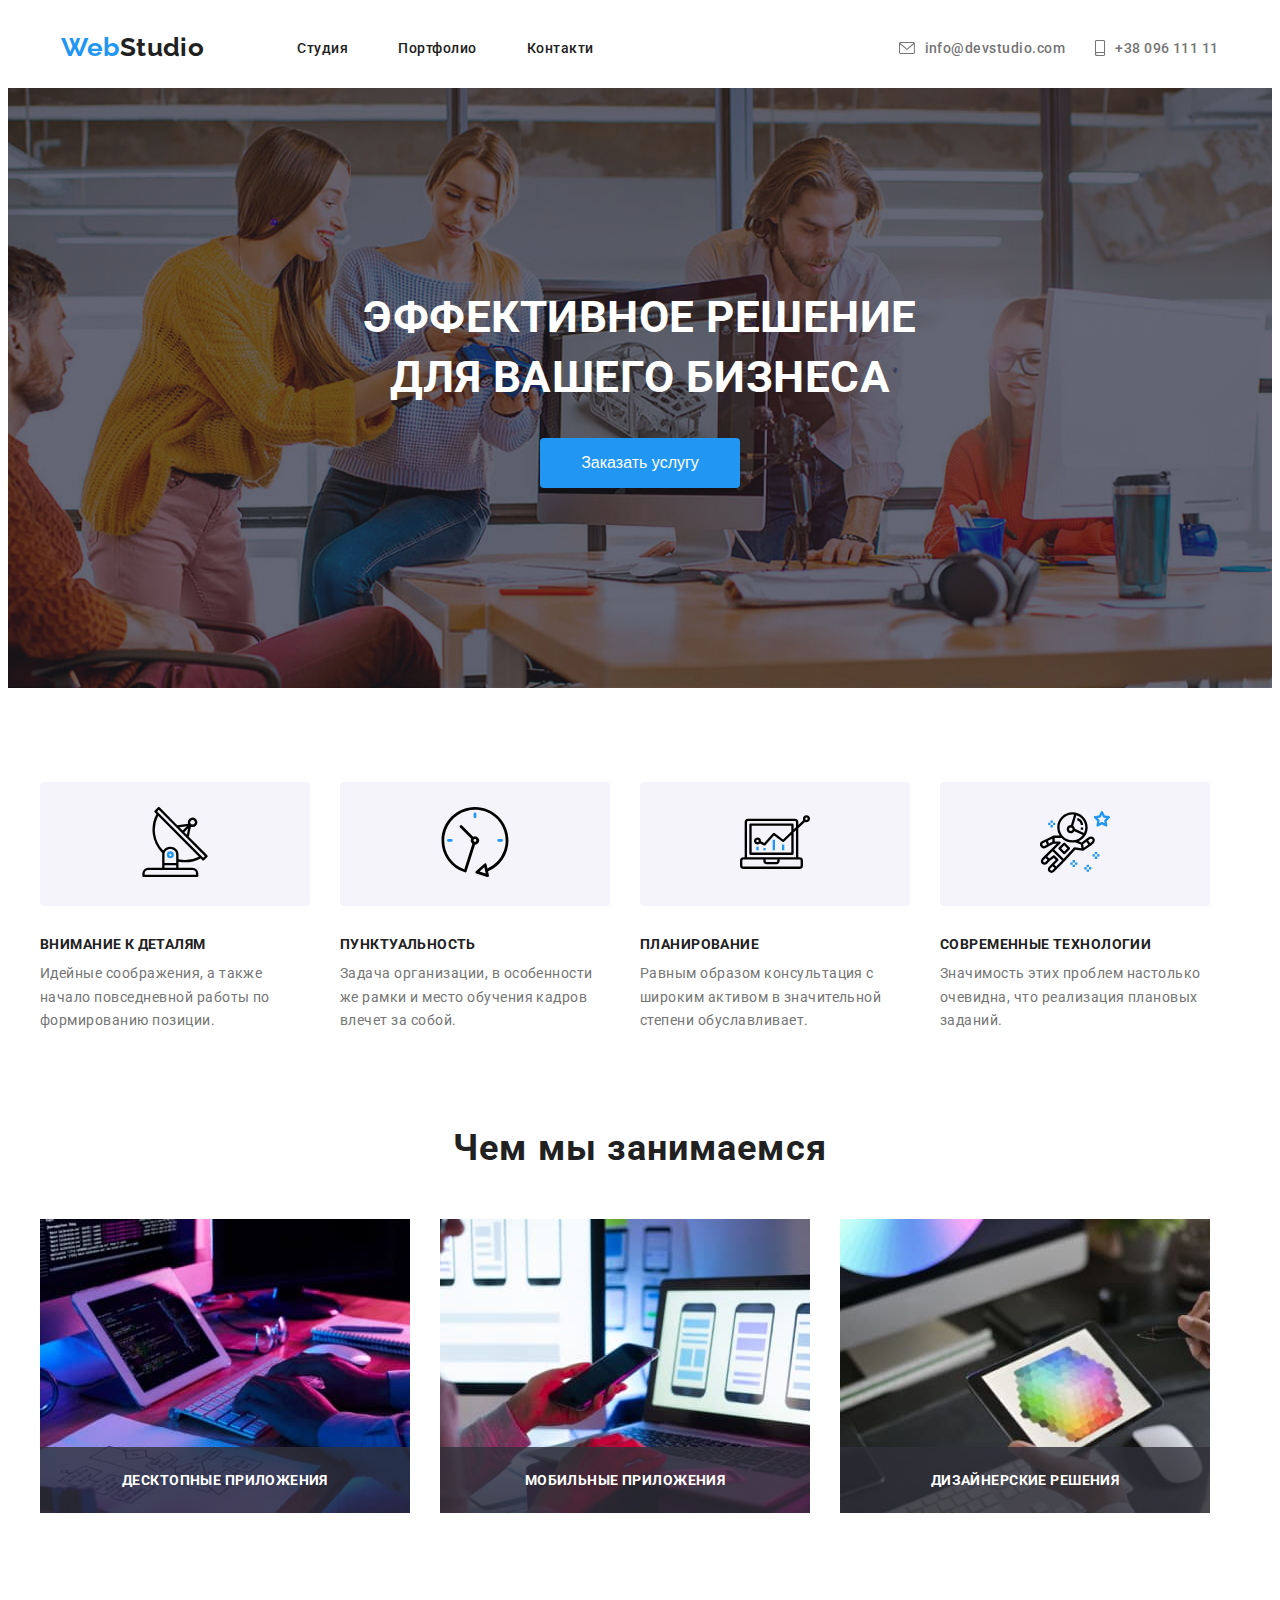
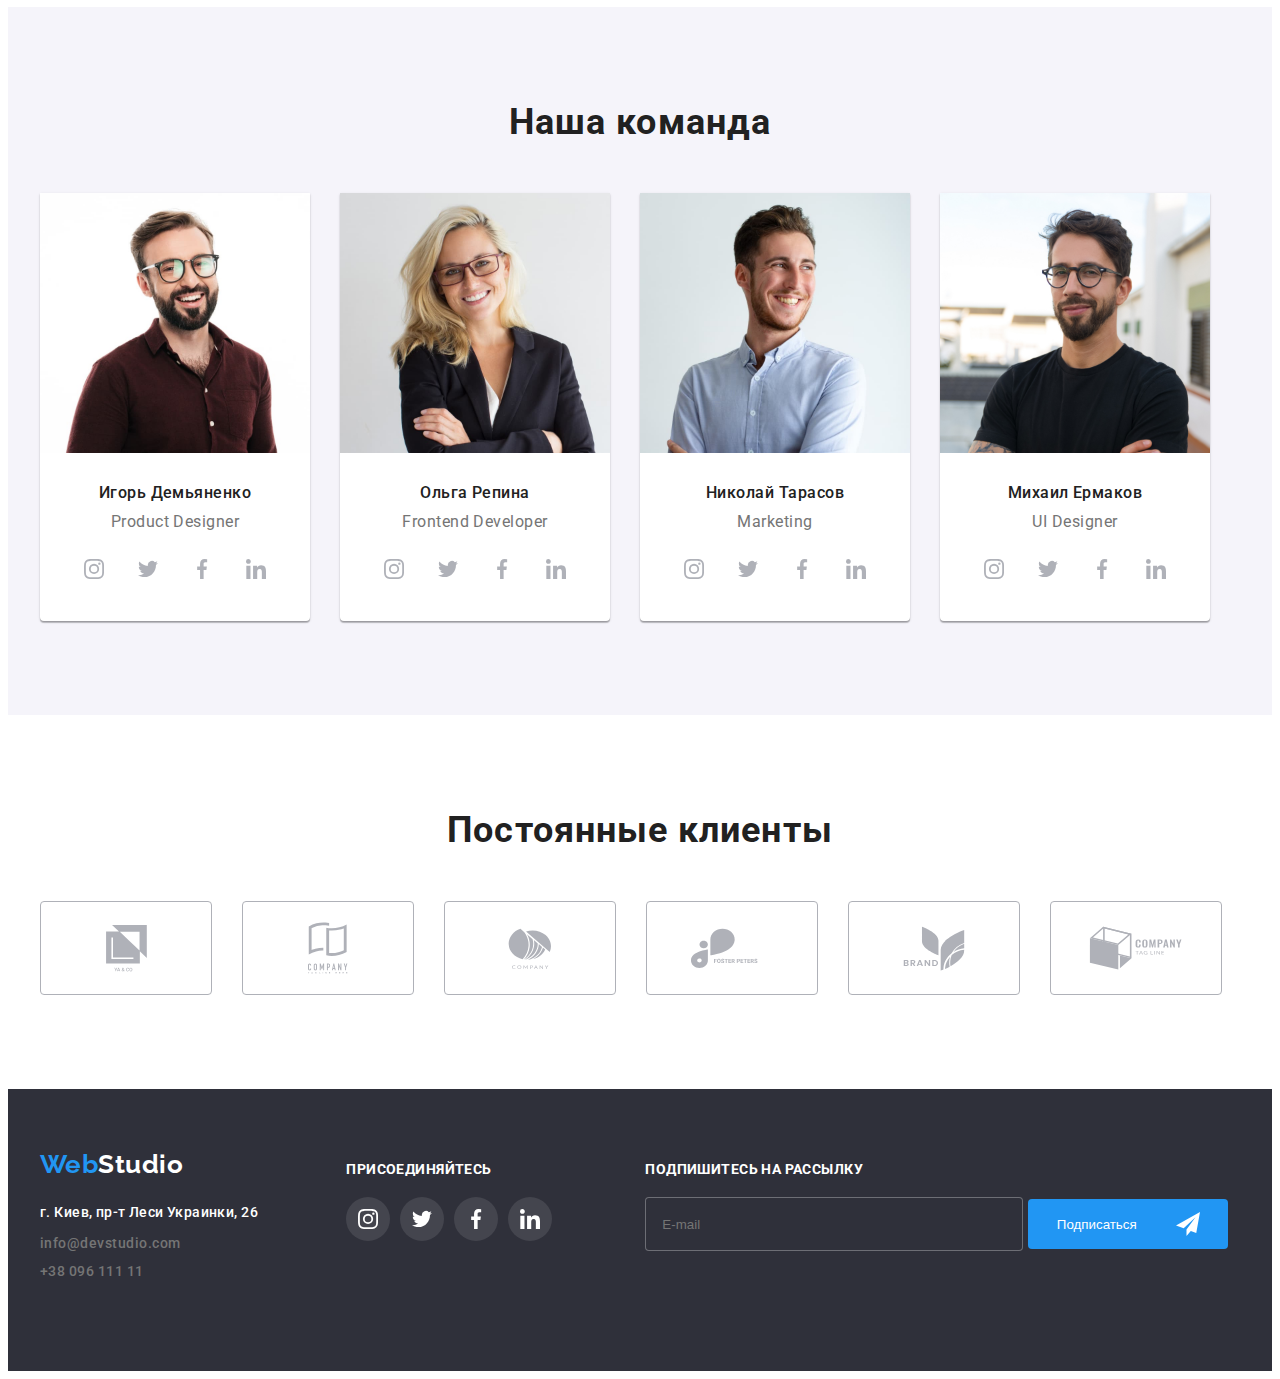
<file: index.html>
<!DOCTYPE html>
<html lang="ru">
    
<head>
    <meta charset="UTF-8">
    <meta http-equiv="X-UA-Compatible" content="IE=edge">
    <meta name="viewport" content="width=device-width, initial-scale=1.0">
    <link rel="preconnect" href="https://fonts.googleapis.com">
    <link rel="preconnect" href="https://fonts.gstatic.com" crossorigin>
    <link href="https://fonts.googleapis.com/css2?family=Raleway:wght@700&family=Roboto:wght@400;500;700;900&display=swap"
        rel="stylesheet">
    <link rel="stylesheet" href="https://cdnjs.cloudflare.com/ajax/libs/modern-normalize/1.1.0/modern-normalize.min.css"
        integrity="sha512-wpPYUAdjBVSE4KJnH1VR1HeZfpl1ub8YT/NKx4PuQ5NmX2tKuGu6U/JRp5y+Y8XG2tV+wKQpNHVUX03MfMFn9Q=="
        crossorigin="anonymous" referrerpolicy="no-referrer" />
    <link rel="stylesheet" href="./css/main.min.css">
    <title>WebStudio</title>
</head>

<body>
    
    <!-- шапка-->


<header class="header"> 
    <section>
        <h2 class="not-see">Навігація</h2>
        <div class="container">
        <nav class=" navigation">
            <a href="./index.html " class="logo navigation__logo">Web<span class="logo__part">Studio</span></a>
                <ul class="navigation__list">
                    <li class="navigation__item"> 
                        <a href="./index.html" class="navigation__link" >Студия </a> 
                    </li>
                    <li class="navigation__item"> 
                        <a href="./portfolio.html" class="navigation__link" > Портфолио</a>  
                    </li>
                    <li class="navigation__item"> 
                        <a href="#" class="navigation__link">Контакти</a> 
                    </li>
                </ul>
        
            <ul class="contacts">  
                <li class="contacts__item">
                   
                     <a href="mailto:ifo@devstudio.com" class="contacts__link">
                        <svg class="contacts__icon" width="16" height="12">
                            <use href="images/social/icon.svg#icon-mail"></use>
                        </svg>info@devstudio.com</a> 
                </li> 
                <li class="contacts__item">
                    
                     <a href="tel:+380961111" class="contacts__link">
                        <svg width="10" height="16" class="contacts__icon" >
                            <use href="images/social/icon.svg#icon-smartphone"></use>
                        </svg>+38 096 111 11
                    </a> 
                </li>
            </ul>
        </nav>
        </div>
    </section>    
</header>
    
<!-- main-->
    
<main>
    <!--кнопка-->
<section class="hero " >
    <div class="container">
        <h1 class="hero__title"> ЭФФЕКТИВНОЕ РЕШЕНИЕ <br> ДЛЯ ВАШЕГО БИЗНЕСА </h1>
        <button type="button" class="hero__button" data-modal-open> Заказать услугу</button>
    </div>
</section>
<!-- Переваги-->
<section class="advantages">
<div class="container">   
    <h2 class="not-see">Переваги</h2>

        <ul class="icons">
            <li class="icons__item">
                <div class="icons__container">
                    <svg  width="70" height="70">
                        <use href="images/social/icon.svg#icon-antenna-1"></use>
                    </svg>
                </div>
            </li>
            <li class="icons__item" >
                <div class="icons__container">
                    <svg width="70" height="70">
                        <use href="images/social/icon.svg#icon-clock-1"></use>
                    </svg>
                </div>
            </li>
            <li class="icons__item">
                <div class="icons__container">
                    <svg width="70" height="70">
                        <use href="images/social/icon.svg#icon-diagram-1"></use>
                    </svg>
                </div>
            </li>
            <li class="icons__item">
                <div class="icons__container">
                    <svg width="70" height="70">
                        <use href="images/social/icon.svg#icon-astronaut-1"></use>
                    </svg>
                </div>
            </li>
        </ul>

       <ul class="advantages__list">
            
            <li class="advantages__item">
              <h3 class="advantages__title"> Внимание к деталям</h3>  
              <p class="advantages__text">Идейные соображения, а также начало повседневной работы по формированию позиции.</p>
          </li>

           <li class="advantages__item">
              <h3 class="advantages__title">Пунктуальность</h3>
              <p class="advantages__text">Задача организации, в особенности же рамки и место обучения кадров влечет за собой.</p>
          </li>

           <li class="advantages__item">
               <h3 class="advantages__title">Планирование</h3>
               <p class="advantages__text">Равным образом консультация с широким активом в значительной степени обуславливает.</p>
           </li>

           <li class="advantages__item">
               <h3 class="advantages__title">Современные технологии</h3>
               <p class="advantages__text">Значимость этих проблем настолько очевидна, что реализация плановых заданий.</p>
           </li>
   
      </ul>
</div>     
</section>

<!--- Чим займаємось-->
<section class="whatwedo">
    <div class="container">
        <h2 class="whatwedo__title">Чем мы занимаемся</h2>
         <ul class="our-work"> 
            <li class="our-work__item"><img src="./images/programer-working.jpg" alt="програміст працює" width="370" >
                <div class="our-work__box-for-title">
                    <h3 class="our-work__title">Десктопные приложения</h3>
                </div>
            </li>
            <li class="our-work__item">
                <img src="./images/smartphones.jpg" alt="працює на смартфоні" width="370"> 
                <div class="our-work__box-for-title">
                    <h3 class="our-work__title">Мобильные приложения</h3>
                </div>
            </li>
            <li class="our-work__item"><img src="./images/web-design.jpg" alt="веб дизайн" width="370"> 
                <div class="our-work__box-for-title">
                    <h3 class="our-work__title">Дизайнерские решения</h3>
                </div>
            </li>
        </ul>
    </div>
</section>
<!---Наша команда-->

<section class="our-team ">
<div class="container">   
    <h2 class="our-team__title">Наша команда</h2>
    
        <ul class="our-team__list">
           <li class="our-team__item"> 
                <img class="our-team__img" src="./images/photoigor.jpg" alt="Фото Ігоря" width="270" >  
            <div>    
                    <h3 class="our-team__name">Игорь Демьяненко</h3>
                    <p class="our-team__position">Product Designer</p>
                        <ul class="social-net">
                            <li class="social-net__item">
                                <a href="" 
                                class="social-net__link">
                                    <svg class="social-net__icon" width="20" height="20">
                                        <use href="./images/social/icon.svg#icon-instagram-2">
                                        </use>
                                    </svg>
                                </a>
                            </li>
                            <li class="social-net__item">
                                <a href="" 
                                class="social-net__link">
                                    <svg class="social-net__icon" width="20" height="20">
                                        <use href="./images/social/icon.svg#icon-twitter-1">
                                        </use>
                                    </svg>
                                </a>
                            </li>
                            <li class="social-net__item">
                                <a href="" 
                                class="social-net__link">
                                    <svg class="social-net__icon" width="20" height="20">
                                        <use href="./images/social/icon.svg#icon-facebook-1">
                                        </use>
                                    </svg>
                                </a>
                            </li>
                            <li class="social-net__item">
                                <a href="" 
                                class="social-net__link">
                                    <svg class="social-net__icon" width="20" height="20">
                                        <use href="./images/social/icon.svg#icon-linkedin-1">
                                        </use>
                                    </svg>
                                </a>
                            </li>
                        </ul>
            </div>
            </li>
           <li class="our-team__item">
                <img class="our-team__img" src="./images/photoolia.jpg" alt="Фото Олі" width="270">
            <div>    
                    <h3 class="our-team__name">Ольга Репина</h3>
                    <p class="our-team__position">Frontend Developer</p>
                        <ul class="social-net">
                            <li class="social-net__item">
                                <a href="" class="social-net__link">
                                    <svg class="social-net__icon" width="20" height="20">
                                        <use href="./images/social/icon.svg#icon-instagram-2">
                                        </use>
                                    </svg>
                                </a>
                            </li>
                            <li class="social-net__item">
                                <a href="" class="social-net__link">
                                    <svg class="social-net__icon" width="20" height="20">
                                        <use href="./images/social/icon.svg#icon-twitter-1">
                                        </use>
                                    </svg>
                                </a>
                            </li>
                            <li class="social-net__item">
                                <a href="" class="social-net__link">
                                    <svg class="social-net__icon" width="20" height="20">
                                        <use href="./images/social/icon.svg#icon-facebook-1">
                                        </use>
                                    </svg>
                                </a>
                            </li>
                            <li class="social-net__item">
                                <a href="" class="social-net__link">
                                    <svg class="social-net__icon" width="20" height="20">
                                        <use href="./images/social/icon.svg#icon-linkedin-1">
                                        </use>
                                    </svg>
                                </a>
                            </li>
                        </ul>
            </div>
            </li>

           <li class="our-team__item"> 
                <img class="our-team__img" src="./images/photonick(1).jpg" alt="Фото Миколи" width="270" >
            <div>   
                    <h3 class="our-team__name">Николай Тарасов</h3>
                    <p class="our-team__position">Marketing</p>
                        <ul class="social-net">
                            <li class="social-net__item">
                                <a href="" class="social-net__link">
                                    <svg class="social-net__icon" width="20" height="20">
                                        <use href="./images/social/icon.svg#icon-instagram-2">
                                        </use>
                                    </svg>
                                </a>
                            </li>
                            <li class="social-net__item">
                                <a href="" class="social-net__link">
                                    <svg class="social-net__icon" width="20" height="20">
                                        <use href="./images/social/icon.svg#icon-twitter-1">
                                        </use>
                                    </svg>
                                </a>
                            </li>
                            <li class="social-net__item">
                                <a href="" class="social-net__link">
                                    <svg class="social-net__icon" width="20" height="20">
                                        <use href="./images/social/icon.svg#icon-facebook-1">
                                        </use>
                                    </svg>
                                </a>
                            </li>
                            <li class="social-net__item">
                                <a href="" class="social-net__link">
                                    <svg class="social-net__icon" width="20" height="20">
                                        <use href="./images/social/icon.svg#icon-linkedin-1">
                                        </use>
                                    </svg>
                                </a>
                            </li>
                        </ul>
            </div>
            </li>
            <li class="our-team__item"> 
                <img class="our-team__img" src="./images/photomikh.jpg" alt="Фото Михайла" width="270">
            <div>   
                    <h3 class="our-team__name">Михаил Ермаков</h3>
                    <p class="our-team__position">UI Designer</p>
                        <ul class="social-net">
                            <li class="social-net__item">
                                <a href="" class="social-net__link">
                                    <svg class="social-net__icon" width="20" height="20">
                                        <use href="./images/social/icon.svg#icon-instagram-2">
                                        </use>
                                    </svg>
                                </a>
                            </li>
                            <li class="social-net__item">
                                <a href="" class="social-net__link">
                                    <svg class="social-net__icon" width="20" height="20">
                                        <use href="./images/social/icon.svg#icon-twitter-1">
                                        </use>
                                    </svg>
                                </a>
                            </li>
                            <li class="social-net__item">
                                <a href="" class="social-net__link">
                                    <svg class="social-net__icon" width="20" height="20">
                                        <use href="./images/social/icon.svg#icon-facebook-1">
                                        </use>
                                    </svg>
                                </a>
                            </li>
                            <li class="social-net__item">
                                <a href="" class="social-net__link">
                                    <svg class="social-net__icon" width="20" height="20">
                                        <use href="./images/social/icon.svg#icon-linkedin-1">
                                        </use>
                                    </svg>
                                </a>
                            </li>
                        </ul>
            </div>
           </li>
       </ul>
       
</div>       
</section>

<section class="customers">
<div class="container">
        <h2 class="customers__title">Постоянные клиенты </h2>
            <ul class="customers__list">
                <li class="customers__item">
                    <a class="customers__link" href="">
                        <svg class="customers__icon" width="41" height="46.7" >
                            <use class="" href="images/social/icon.svg#icon-group-5" ></use>
                        </svg>  
                    </a>
                </li>
                <li class="customers__item">
                    <a class="customers__link" href="">
                        <svg class="customers__icon" width="40" height="52">
                            <use href="images/social/icon.svg#icon-group-4"></use>
                        </svg>
                    </a>
                </li>
                <li class="customers__item">
                    <a class="customers__link" href="">
                        <svg class="customers__icon" width="43.46" height="41.18">
                            <use href="images/social/icon.svg#icon-group-3"></use>
                        </svg>
                    </a>
                </li>
                <li class="customers__item">
                    <a class="customers__link" href="">
                        <svg class="customers__icon" width="84.44" height="40.62">
                            <use  href="images/social/icon.svg#icon-group-2"></use>
                        </svg>
                    </a>
                </li>
                <li class="customers__item">
                      <a class="customers__link" href="">
                        <svg class="customers__icon" width="62.54" height="45.43" >
                            <use  href="images/social/icon.svg#icon-group-1" ></use>
                        </svg>  
                    </a>
                </li>
                <li class="customers__item">
                    <a class="customers__link" href="">
                        <svg class="customers__icon" width="93.79" height="43.93">
                            <use href="images/social/icon.svg#icon-group"></use>
                        </svg>
                    </a>
                </li>
            </ul>
</div>
</section>

</main>
<!---футер-->
<footer class="footer">
    <section class="section-footer" >
        <div class="container footer-box">
            <div class="footer-box__left">
            
        <a href="./index.html " class="logo">Web<span class="logo__part logo__part--color">Studio</span></a>
            <address class="contact">
            <ul class="contact__list">
                <li class="contact__item"> 
                    <a
                        href="https://www.google.com.ua/maps/place/%D0%B1%D1%83%D0%BB%D1%8C%D0%B2%D0%B0%D1%80+%D0%9B%D0%B5%D1%81%D1%96+%D0%A3%D0%BA%D1%80%D0%B0%D1%97%D0%BD%D0%BA%D0%B8,+26,+%D0%9A%D0%B8%D1%97%D0%B2,+02000/@50.4265841,30.5361971,17z/data=!3m1!4b1!4m5!3m4!1s0x40d4cf0e033ecbe9:0x57a4dffefec77da0!8m2!3d50.4265807!4d30.5383858"
                        class="contact__link contact__link--appearance">г. Киев, пр-т Леси Украинки, 26 </a>
                </li>
                <li class="contact__item"> 
                    <a href="mailto:ifo@devstudio.com" class="contact__link ">info@devstudio.com</a>
                </li>
                <li class="contacts__item"> 
                    <a href="tel:+380961111" class="contact__link ">+38 096 111 11</a> 
                </li>
        
            </ul>
        </address> 
            </div>
        <div class="footer-box__center">
       <H3 class="social-net__title"> присоединяйтесь</H3>
    <ul class="social-net social-net--appearance">
        <li class="social-net__item social-net__item--appearance">
            <a href="" class="social-net__link social-net__link--appearance">
                <svg class="social-net__icon social-net__icon--appearance" width="20" height="20">
                    <use href="./images/social/icon.svg#icon-instagram-2">
                    </use>
                </svg>
            </a>
        </li>
        <li class="social-net__item social-net__item--appearance">
            <a href="" class="social-net__link social-net__link--appearance">
                <svg class="social-net__icon social-net__icon--appearance" width="20" height="20">
                    <use href="./images/social/icon.svg#icon-twitter-1">
                    </use>
                </svg>
            </a>
        </li>
        <li class="social-net__item social-net__item--appearance">
            <a href="" class="social-net__link social-net__link--appearance">
                <svg class="social-net__icon social-net__icon--appearance" width="20" height="20">
                    <use href="./images/social/icon.svg#icon-facebook-1">
                    </use>
                </svg>
            </a>
        </li>
        <li class="social-net__item social-net__item--appearance">
            <a href="" class="social-net__link social-net__link--appearance">
                <svg class="social-net__icon social-net__icon--appearance" width="20" height="20">
                    <use href="./images/social/icon.svg#icon-linkedin-1">
                    </use>
                </svg>
            </a>
        </li>
    </ul>
    </div>
    <div class="footer-box__right">
        <form class="subscription">
            <p class="subscription__title">Подпишитесь на рассылку</p>
            <label>
            <input class="subscription__input" type="email" name="email" placeholder="E-mail">
            </label>
            
            <button type="submit" class="btn">Подписаться
            <svg width="24" height="24" class="btn__icon">
                <use href="images/social/icon.svg#icon-icon-send"></use>
            </svg>       
            </button>
            
            
        </form>

    </div>
        </div>
    
        
    </section>    

</footer>
<div class="backdrop backdrop--ishidden" data-modal>
    <div class="modal">
        <div class="modal-close">
            <button class="modal-close__btn" data-modal-close>
                <svg class="modal-close__icon" width="11" height="11">
                <use href="images/social/icon.svg#icon-close"></use>
                </svg>
            </button>
        </div>
        <form class="modal-form">
            <p class="modal-form__title">Оставьте свои данные, мы вам перезвоним</p>
                <div class="modal-form__field">
                    <label for="name">Имя</label>
                    <input type="text" name="username" id="name" class="modal-form__input">
                    <svg width="12" height="12" class="modal-form__icon">
                        <use href="images/social/icon.svg#icon-name-modal"></use>
                    </svg>
                </div>
                <div class="modal-form__field">
                    <label for="phone">Телефон</label>
                    <input type="tel" name="tel" id="phone" class="modal-form__input">
                    <svg width="13" height="12" class="modal-form__icon">
                        <use href="images/social/icon.svg#icon-phone-modal"></use>
                    </svg>
                </div>
                <div class="modal-form__field">
                    <label for="mail">Почта</label>
                    <input type="email" name="email" id="mail" class="modal-form__input">
                    <svg width="15" height="12" class="modal-form__icon">
                        <use href="images/social/icon.svg#icon-mail-modal"></use>
                    </svg>
                </div>
                <div class="modal-form__coments">
                    <label for="text">Комментарий</label>
                    <textarea name="text" id="text"  rows="5" placeholder="Введите текст" ></textarea>
                </div>        
                    <div class="modal-checkbox">
                    
                    <label class="modal-checkbox__label">
                    
                    <input class="modal-checkbox__input" type="checkbox">
                    <span class="modal-checkbox__icon"> </span>
                    Соглашаюсь с рассылкой и принимаю  <a href="">Условия договора</a>
                    </label>
                
                    </div>
                <div>
                <button type="submit" class="modal-form__btn">Отправить</button>
                </div>
        </form>
    </div>
</div>
<script src="./js/modal.js"></script>
</body>

</html>
</file>
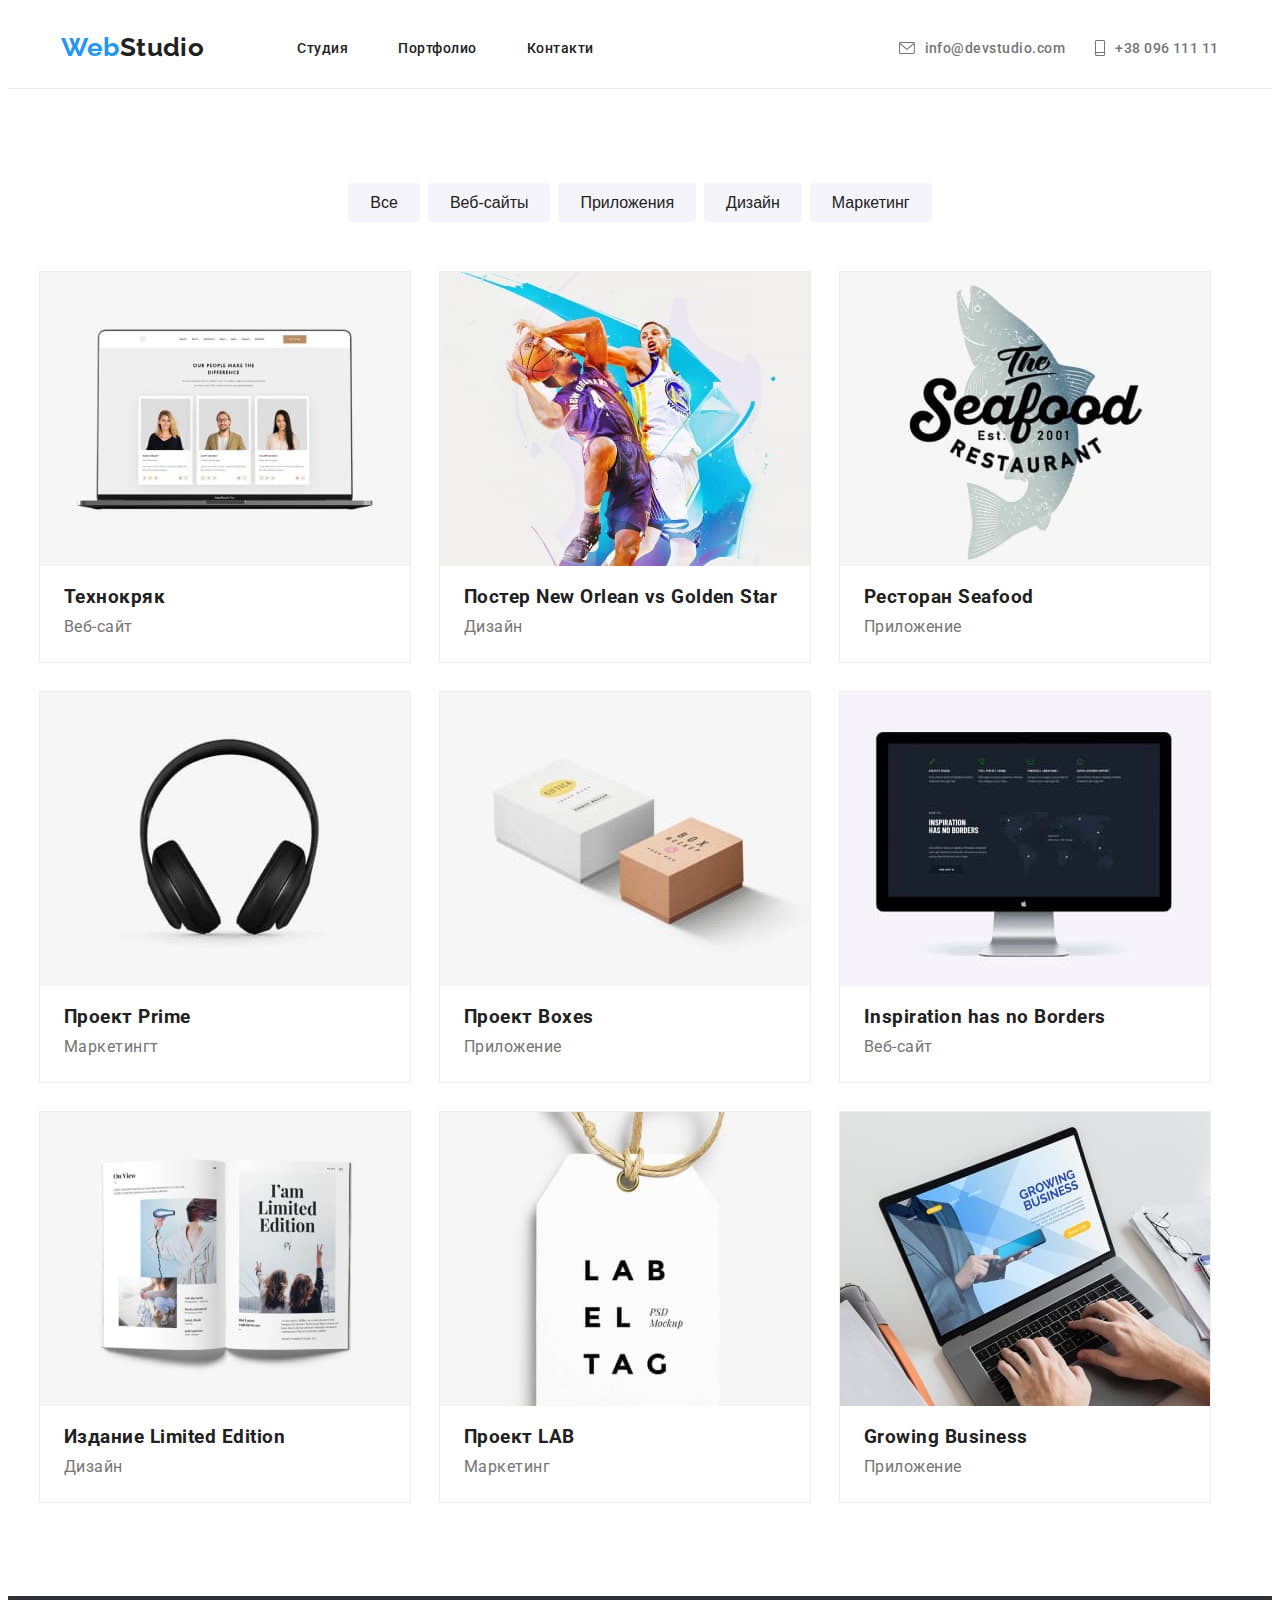
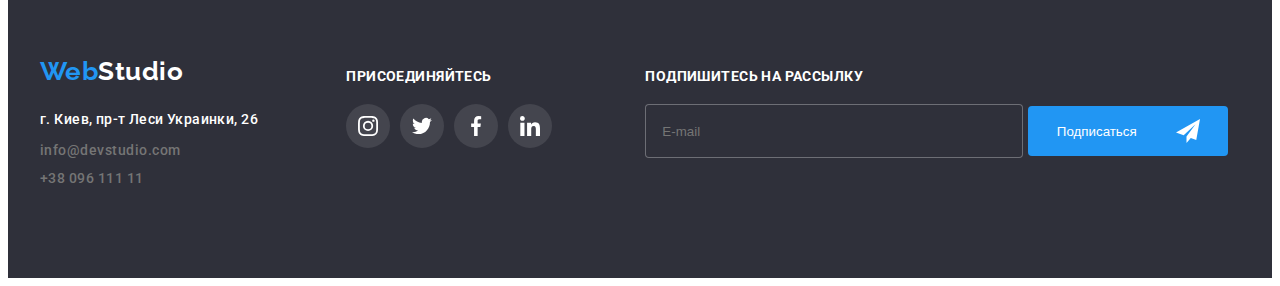
<file: portfolio.html>
<!DOCTYPE html>
<html lang="ru">
<head>
    <meta charset="UTF-8">
    <meta http-equiv="X-UA-Compatible" content="IE=edge">
    <meta name="viewport" content="width=device-width, initial-scale=1.0">
    <link rel="preconnect" href="https://fonts.googleapis.com">
    <link rel="preconnect" href="https://fonts.gstatic.com" crossorigin>
    <link href="https://fonts.googleapis.com/css2?family=Raleway:wght@700&family=Roboto:wght@400;500;700;900&display=swap"
        rel="stylesheet">
        <link rel="stylesheet" href="https://cdnjs.cloudflare.com/ajax/libs/modern-normalize/1.1.0/modern-normalize.min.css"
            integrity="sha512-wpPYUAdjBVSE4KJnH1VR1HeZfpl1ub8YT/NKx4PuQ5NmX2tKuGu6U/JRp5y+Y8XG2tV+wKQpNHVUX03MfMFn9Q=="
            crossorigin="anonymous" referrerpolicy="no-referrer" />
    <link rel="stylesheet" href="./css/main.min.css">
    <title>Portfolio</title>
</head>

<body>

<!-- шапка-->
  
<header class="header">
    <section>
        <h2 class="not-see">Навігація</h2>
        <div class="container">
            <nav class=" navigation">
                <a href="./index.html " class="logo navigation__logo">Web<span class="logo__part">Studio</span></a>
                <ul class="navigation__list">
                    <li class="navigation__item">
                        <a href="./index.html" class="navigation__link">Студия </a>
                    </li>
                    <li class="navigation__item">
                        <a href="./portfolio.html" class="navigation__link"> Портфолио</a>
                    </li>
                    <li class="navigation__item">
                        <a href="#" class="navigation__link">Контакти</a>
                    </li>
                </ul>

                <ul class="contacts">
                    <li class="contacts__item">

                        <a href="mailto:ifo@devstudio.com" class="contacts__link">
                            <svg class="contacts__icon" width="16" height="12">
                                <use href="images/social/icon.svg#icon-mail"></use>
                            </svg>info@devstudio.com</a>
                    </li>
                    <li class="contacts__item">

                        <a href="tel:+380961111" class="contacts__link">
                            <svg width="10" height="16" class="contacts__icon">
                                <use href="images/social/icon.svg#icon-smartphone"></use>
                            </svg>+38 096 111 11
                        </a>
                    </li>
                </ul>
            </nav>
        </div>
    </section>
</header>

<!---Main-->
<main class="line">

 <!---Види робіт-->

<section class="portfolio">
    <div class="container">
     <h1 class="not-see">Портфоліо</h1>   
        <ul class="work-list">
            <li class="work-list__item ">
                <button type="button" class="work-list__btn ">Все</button>
            </li>
            <li class="work-list__item ">
                <button type="button" class="work-list__btn ">Веб-сайты</button>
            </li>
            <li class="work-list__item ">
                <button type="button" class="work-list__btn ">Приложения</button>
            </li>
            <li class="work-list__item ">
                <button type="button" class="work-list__btn ">Дизайн</button>
            </li>
            <li class="work-list__item ">
                <button type="button" class="work-list__btn ">Маркетинг</button>
            </li>
        </ul>
        <ul class="product">
            <li class="product__item">
                <div class="product__board"> 
                    <img class="product__img" src="./images/portfolio/website.jpg" alt="notebook" >
                        <div class="product__info">
                            <p >
                               Технокряк это современная площадка распространения коронавируса. Компании используют эту платформу для цифрового
                               шпионажа и атак на защищённые сервера конкурентов.
                            </p>
                        </div>
                </div>  
                <h3 class="product__title">Технокряк</h3>
                <p class="product__type">Веб-сайт</p>
            </li>
            <li class="product__item">
                <div class="product__board">
                    <img class="product__img" src="./images/portfolio/poster.jpg" alt="basketball">
                    <div class="product__info">
                        <p>
                            Технокряк это современная площадка распространения коронавируса. Компании используют эту платформу для
                            цифрового
                            шпионажа и атак на защищённые сервера конкурентов.
                        </p>
                    </div>
                </div>
                
                <h3 class="product__title">Постер New Orlean vs Golden Star</h3>
                <p class="product__type">Дизайн</p>
            </li>
            <li class="product__item">
                <div class="product__board">
                    <img class="product__img" src="./images/portfolio/restaurant.jpg" alt="restaurant">
                    <div class="product__info">
                        <p>
                            Технокряк это современная площадка распространения коронавируса. Компании используют эту платформу для
                            цифрового
                            шпионажа и атак на защищённые сервера конкурентов.
                        </p>
                    </div>
                </div>
                
                <h3 class="product__title">Ресторан Seafood</h3>
                <p class="product__type">Приложение</p>
            </li>
            <li class="product__item">
                <div class="product__board">
                    <img class="product__img" src="./images/portfolio/projectprime.jpg" alt="headphone">
                    <div class="product__info">
                        <p>
                            Технокряк это современная площадка распространения коронавируса. Компании используют эту платформу для
                            цифрового
                            шпионажа и атак на защищённые сервера конкурентов.
                        </p>
                    </div>
                </div>
                
                <h3 class="product__title">Проект Prime</h3>
                <p class="product__type">Маркетингт</p>
            </li>
            <li class="product__item">
                <div class="product__board">
                    <img class="product__img" src="./images/portfolio/projectboxes.jpg" alt="boxes">
                    <div class="product__info">
                        <p>
                            Технокряк это современная площадка распространения коронавируса. Компании используют эту платформу для
                            цифрового
                            шпионажа и атак на защищённые сервера конкурентов.
                        </p>
                    </div>
                </div>
                
                <h3 class="product__title">Проект Boxes</h3>
                <p class="product__type">Приложение</p>
            </li>
            <li class="product__item">
                <div class="product__board">
                    <img class="product__img" src="./images/portfolio/borders.jpg" alt="screen">
                    <div class="product__info">
                        <p>
                            Технокряк это современная площадка распространения коронавируса. Компании используют эту платформу для
                            цифрового
                            шпионажа и атак на защищённые сервера конкурентов.
                        </p>
                    </div>
                </div>
                
                <h3 class="product__title">Inspiration has no Borders</h3>
                <p class="product__type">Веб-сайт</p>
            </li>
            <li class="product__item">
                <div class="product__board">
                    <img class="product__img" src="./images/portfolio/edition.jpg" alt="magazine">
                    <div class="product__info">
                        <p>
                            Технокряк это современная площадка распространения коронавируса. Компании используют эту платформу для
                            цифрового
                            шпионажа и атак на защищённые сервера конкурентов.
                        </p>
                    </div>
                </div>
                
                <h3 class="product__title">Издание Limited Edition</h3>
                <p class="product__type">Дизайн</p>
            </li>
            <li class="product__item">
                <div class="product__board">
                    <img class="product__img" src="./images/portfolio/LAB.jpg" alt="lab">
                    <div class="product__info">
                        <p>
                            Технокряк это современная площадка распространения коронавируса. Компании используют эту платформу для
                            цифрового
                            шпионажа и атак на защищённые сервера конкурентов.
                        </p>
                    </div>
                </div>
                
                <h3 class="product__title">Проект LAB</h3>
                <p class="product__type">Маркетинг</p>
            </li>
            <li class="product__item">
                <div class="product__board">
                    <img class="product__img" src="./images/portfolio/busines.jpg" alt="work in notebook">
                    <div class="product__info">
                        <p>
                            Технокряк это современная площадка распространения коронавируса. Компании используют эту платформу для
                            цифрового
                            шпионажа и атак на защищённые сервера конкурентов.
                        </p>
                    </div>
                </div>
                
                <h3 class="product__title">Growing Business</h3>
                <p class="product__type">Приложение</p>
            </li>
        </ul>
    </div>    

</section>

</main>

<!---футер-->

<footer class="footer">
    <section class="section-footer">
        <div class="container footer-box">
            <div class="footer-box__left">

                <a href="./index.html " class="logo">Web<span class="logo__part logo__part--color">Studio</span></a>
                <address class="contact">
                    <ul class="contact__list">
                        <li class="contact__item">
                            <a href="https://www.google.com.ua/maps/place/%D0%B1%D1%83%D0%BB%D1%8C%D0%B2%D0%B0%D1%80+%D0%9B%D0%B5%D1%81%D1%96+%D0%A3%D0%BA%D1%80%D0%B0%D1%97%D0%BD%D0%BA%D0%B8,+26,+%D0%9A%D0%B8%D1%97%D0%B2,+02000/@50.4265841,30.5361971,17z/data=!3m1!4b1!4m5!3m4!1s0x40d4cf0e033ecbe9:0x57a4dffefec77da0!8m2!3d50.4265807!4d30.5383858"
                                class="contact__link contact__link--appearance">г. Киев, пр-т Леси Украинки, 26 </a>
                        </li>
                        <li class="contact__item">
                            <a href="mailto:ifo@devstudio.com" class="contact__link ">info@devstudio.com</a>
                        </li>
                        <li class="contacts__item">
                            <a href="tel:+380961111" class="contact__link ">+38 096 111 11</a>
                        </li>

                    </ul>
                </address>
            </div>
            <div class="footer-box__center">
                <H3 class="social-net__title"> присоединяйтесь</H3>
                <ul class="social-net social-net--appearance">
                    <li class="social-net__item social-net__item--appearance">
                        <a href="" class="social-net__link social-net__link--appearance">
                            <svg class="social-net__icon social-net__icon--appearance" width="20" height="20">
                                <use href="./images/social/icon.svg#icon-instagram-2">
                                </use>
                            </svg>
                        </a>
                    </li>
                    <li class="social-net__item social-net__item--appearance">
                        <a href="" class="social-net__link social-net__link--appearance">
                            <svg class="social-net__icon social-net__icon--appearance" width="20" height="20">
                                <use href="./images/social/icon.svg#icon-twitter-1">
                                </use>
                            </svg>
                        </a>
                    </li>
                    <li class="social-net__item social-net__item--appearance">
                        <a href="" class="social-net__link social-net__link--appearance">
                            <svg class="social-net__icon social-net__icon--appearance" width="20" height="20">
                                <use href="./images/social/icon.svg#icon-facebook-1">
                                </use>
                            </svg>
                        </a>
                    </li>
                    <li class="social-net__item social-net__item--appearance">
                        <a href="" class="social-net__link social-net__link--appearance">
                            <svg class="social-net__icon social-net__icon--appearance" width="20" height="20">
                                <use href="./images/social/icon.svg#icon-linkedin-1">
                                </use>
                            </svg>
                        </a>
                    </li>
                </ul>
            </div>
            <div class="footer-box__right">
                <form class="subscription">
                    <p class="subscription__title">Подпишитесь на рассылку</p>
                    <label>
                        <input class="subscription__input" type="email" name="email" placeholder="E-mail">
                    </label>

                    <button type="submit" class="btn">Подписаться
                        <svg width="24" height="24" class="btn__icon">
                            <use href="images/social/icon.svg#icon-icon-send"></use>
                        </svg>
                    </button>


                </form>

            </div>
        </div>


    </section>

</footer>
</body>
</html>
</file>
<file: css/main.min.css>
li{list-style-type:none}p,h1,h2,h3,h4,h5,h6{margin:0}ul{margin:0;padding:0}img{display:block}a{text-decoration:none}button{cursor:pointer}.container{width:1200px;padding-left:15px;padding-right:15px;margin-left:auto;margin-right:auto}.not-see{display:none}body{font-family:"Roboto", sans-serif;color:#212121;font-size:16px;letter-spacing:0.03em;background-color:#ffffff}.header{background-color:#ffffff;margin-left:auto;margin-right:auto}.navigation{display:flex;align-items:center;justify-content:center;margin:auto}.logo{font-family:"Raleway", sans-serif;font-weight:bold;font-size:26px;line-height:1.2;color:#2196f3;margin-right:93px}.logo__part{color:#212121}.navigation__list{display:flex;justify-content:center;align-items:center}.navigation__item{margin-right:50px}.navigation__item:last-child{margin-right:305px}.navigation__link{position:relative;display:block;padding-top:32px;padding-bottom:32px;font-weight:500;font-size:14px;line-height:1.15;color:#212121}.navigation__link:hover{color:#2196f3}.navigation__link:hover::after{opacity:1}.navigation__link::after{content:"";position:absolute;width:100%;height:4px;border:2px solid;color:#2196f3;border-radius:2px;opacity:0;bottom:0;left:0}.contacts{display:flex}.contacts__item+.contacts__item{margin-left:30px}.contacts__link{display:flex;align-items:center;font-weight:500;font-size:14px;line-height:1.15;color:#757575;fill:#757575;transition-property:color;transition-duration:250ms;transition-timing-function:cubic-bezier(0.4, 0, 0.2, 1)}.contacts__link:hover{color:#2196f3;fill:#2196f3}.contacts__icon{margin-right:10px;transition-property:fill;transition-duration:250ms;transition-timing-function:cubic-bezier(0.4, 0, 0.2, 1)}.hero{max-width:1600px;padding-top:200px;padding-bottom:200px;margin-left:auto;margin-right:auto;margin-bottom:94px;background-image:linear-gradient(rgba(47,48,58,0.4), rgba(47,48,58,0.4)),url(../images/people-work.jpg);background-repeat:no-repeat;background-position:center;background-size:cover}.hero__title{font-weight:bold;font-size:44px;line-height:1.36;color:#ffffff;display:flex;justify-content:center;text-align:center;margin-bottom:30px;text-transform:uppercase}.hero__button{background-color:#2196f3;color:#ffffff;font-size:16px;box-shadow:0px 4px 4px rgba(0,0,0,0.15);border-radius:4px;width:200px;height:50px;border:none;margin:auto;display:block;justify-content:center}.icons{display:flex}.icons__item{margin-right:30px;margin-bottom:30px;background-color:#f5f4fa;border-radius:4px}.icons__item:last-child{margin-right:0}.icons__container{padding:25px 100px}.advantages{background-color:#fff;margin-bottom:94px}.advantages__list{display:flex}.advantages__item{margin-right:30px}.advantages__item:last-child{margin-right:0}.advantages__title{font-weight:bold;font-size:14px;line-height:1.15;color:#212121;margin-bottom:10px;letter-spacing:0.03em;text-transform:uppercase}.advantages__text{font-weight:normal;font-size:14px;line-height:1.7;color:#757575;width:270px}.whatwedo{margin-bottom:94px}.whatwedo__title{font-size:36px;line-height:42px;text-align:center;letter-spacing:0.03em;margin-bottom:50px}.our-work{display:flex}.our-work__item{margin-right:30px;position:relative}.our-work__item:last-child{margin-right:0}.our-work__box-for-title{position:absolute;bottom:0;width:100%}.our-work__title{width:100%;font-weight:bold;font-size:14px;line-height:16px;text-align:center;letter-spacing:0.03em;text-transform:uppercase;color:#ffffff;background-color:rgba(47,48,58,0.8);padding-top:25px;padding-bottom:25px}.our-team{margin-left:auto;margin-right:auto;background-color:#f5f4fa;padding-top:94px;padding-bottom:94px;margin-bottom:94px}.our-team__title{font-size:36px;line-height:42px;text-align:center;letter-spacing:0.03em;margin-bottom:50px}.our-team__list{display:flex}.our-team__item{margin-right:30px;justify-content:center;box-shadow:0px 1px 3px rgba(0,0,0,0.12),0px 1px 1px rgba(0,0,0,0.14),0px 2px 1px rgba(0,0,0,0.2);border-radius:0px 0px 4px 4px;background-color:#ffffff}.our-team__item:last-child{margin-right:0}.our-team__img{margin-bottom:30px}.our-team__name{font-weight:500;font-size:16px;line-height:1.19;color:#212121;margin-bottom:10px;text-align:center}.our-team__position{font-weight:normal;font-size:16px;line-height:1.19;color:#757575;margin-bottom:16px;text-align:center}.social-net{display:flex;justify-content:center;margin-bottom:30px}.social-net__item{margin-right:10px}.social-net__item:last-child{margin-right:0}.social-net__link{width:44px;height:44px;border-radius:50%;display:flex;justify-content:center;align-items:center;transition-property:background-color;transition-duration:250ms;transition-timing-function:cubic-bezier(0.4, 0, 0.2, 1)}.social-net__link:hover{background-color:#2196f3}.social-net__link:hover .social-net__icon{fill:#ffffff}.social-net__icon{fill:#afb1b8;transition-property:fill;transition-duration:250ms;transition-timing-function:cubic-bezier(0.4, 0, 0.2, 1)}.customers{margin-bottom:94px}.customers__title{margin-bottom:50px;font-size:36px;line-height:42px;text-align:center;letter-spacing:0.03em}.customers__list{display:flex}.customers__item{margin-right:30px}.customers__item:last-child{margin-right:0}.customers__link{border:1px solid #afb1b8;border-radius:4px;width:170px;height:92px;justify-content:center;align-items:center;display:flex;transition-property:fill, border, border-radius;transition-duration:250ms;transition-timing-function:cubic-bezier(0.4, 0, 0.2, 1)}.customers__link:hover{border:1px solid #2196f3;box-sizing:border-box;border-radius:4px}.customers__icon{fill:#afb1b8;transition-property:fill;transition-duration:250ms;transition-timing-function:cubic-bezier(0.4, 0, 0.2, 1)}.customers__link:hover .customers__icon{fill:#2196f3}.footer{background-color:#2f303a;margin-left:auto;margin-right:auto}.footer-box{display:flex}.footer-box__left{margin-right:70px;margin-top:60px;margin-bottom:60px}.footer-box__center{margin-right:93px;margin-top:72px;margin-bottom:100px}.footer-box__right{margin-top:72px;margin-bottom:94px}.logo__part--color{color:#fff}.contact{font-style:normal}.contact__item{margin-bottom:9px}.contact__item:nth-child(1){margin-top:20px}.contact__link{font-weight:500;font-size:14px;line-height:1.15;color:#757575}.contact__link--appearance{font-weight:500;font-size:14px;line-height:24px;letter-spacing:0.03em;color:#ffffff}.social-net__title{font-size:14px;line-height:16px;letter-spacing:0.03em;text-transform:uppercase;color:#ffffff;margin-bottom:20px}.social-net__link--appearance{border-radius:50%;background-color:rgba(255,255,255,0.1);transition-property:background-color;transition-duration:250ms;transition-timing-function:cubic-bezier(0.4, 0, 0.2, 1)}.social-net__icon--appearance{fill:#fff}.subscription__title{font-weight:bold;font-size:14px;line-height:16px;letter-spacing:0.03em;text-transform:uppercase;color:#ffffff;margin-bottom:20px}.subscription__input{padding-left:16px;width:358px;height:50px;color:#fff;background-color:#2f303a;border:1px solid rgba(255,255,255,0.3);border-radius:4px}.btn{text-align:start;padding-left:29px;position:relative;width:200px;height:50px;background:#2196f3;color:#ffffff;border-radius:4px;border:none}.btn__icon{position:absolute;top:13px;right:28px}.backdrop{position:fixed;top:0;left:0;width:100%;height:100%;background-color:rgba(0,0,0,0.2)}.backdrop--ishidden{opacity:0;pointer-events:none;visibility:hidden}.modal{position:absolute;top:50%;left:50%;transform:translate(-50%, -50%);width:528px;height:581px;background-color:#fff}.modal-close{position:absolute;right:8px;top:8px}.modal-close__btn{width:30px;height:30px;border:1px solid rgba(0,0,0,0.1);border-radius:50%;background-color:#fff}.modal-close__btn:hover .modal-close__icon{fill:#2196f3}.modal-form{width:100%;display:inline-grid;justify-content:center;padding:40px}.modal-form div{justify-self:center}.modal-form__title{font-weight:bold;font-size:20px;line-height:23px;text-align:center;letter-spacing:0.03em;color:#212121;margin-bottom:12px}.modal-form__field{position:relative;margin-bottom:10px}.modal-form__field>label{font-weight:normal;font-size:12px;line-height:14px;letter-spacing:0.01em;color:#757575;margin-bottom:4px}.modal-form__input{width:448px;height:40px;border:1px solid rgba(33,33,33,0.2);border-radius:4px;padding-left:42px}.modal-form__input:hover,.modal-form__input:focus{cursor:pointer;outline:1px solid #2196f3}.modal-form__icon{position:absolute;left:15px;top:54%}.modal-form__input:hover+.modal-form__icon,.modal-form__input:focus+.modal-form__icon{fill:#2196f3}.modal-form__coments{margin-bottom:25px}.modal-form__coments textarea{width:448px;height:120px;padding-top:12px;padding-left:16px;border:1px solid rgba(33,33,33,0.2);border-radius:4px;resize:none}.modal-form__coments>label{font-weight:normal;font-size:12px;line-height:14px;letter-spacing:0.01em;color:#757575;margin-bottom:4px}.modal-form__coments textarea:focus,.modal-form__coments textarea:hover{cursor:pointer;outline:1px solid #2196f3}.modal-checkbox{justify-self:center;font-weight:normal;font-size:14px;line-height:24px;letter-spacing:0.03em;color:#757575;margin-bottom:30px}.modal-checkbox__label{display:flex;align-items:center}.modal-checkbox__label a{margin-left:5px;color:#2196f3;text-decoration:underline}.modal-checkbox__input{visibility:hidden;position:absolute}.modal-checkbox__input:checked+.modal-checkbox__icon{background-size:contain;background-image:url("../images/social/icon-check.svg");width:16px;height:15px;background-origin:border-box;border:none}.modal-checkbox__icon{cursor:pointer;display:inline-block;width:16px;height:15px;border:2px solid #212121;margin-right:8.38px;border-radius:4px}.modal-form__btn{width:200px;height:50px;color:#ffffff;background:#2196f3;border:none;border-radius:4px}.line{border-top:1px solid #ececec}.portfolio{margin-top:94px;margin-bottom:94px}.work-list{display:flex;justify-content:center;margin-bottom:50px}.work-list__item{margin-right:8px;background-color:#f5f4fa;border-radius:4px;transition-property:box-shadow;transition-duration:250ms;transition-timing-function:cubic-bezier(0.4, 0, 0.2, 1)}.work-list__item:last-child{margin-right:0}.work-list__btn{background:#f5f4fa;border-radius:4px;border:none;padding:6px 22px;font-weight:500;font-size:16px;line-height:1.7;color:#212121;transition-property:color, background-color, box-shadow;transition-duration:250ms;transition-timing-function:cubic-bezier(0.4, 0, 0.2, 1)}.work-list__btn:hover{color:#fff;background-color:#2196f3;box-shadow:0px 3px 1px rgba(0,0,0,0.1),0px 1px 2px rgba(0,0,0,0.08),0px 2px 2px rgba(0,0,0,0.12)}.product{display:flex;flex-wrap:wrap}.product__item{cursor:pointer;background:#ffffff;outline:1px solid #eeeeee;transition-property:box-shadow;transition-duration:250ms;transition-timing-function:cubic-bezier(0.4, 0, 0.2, 1)}.product__item:not(:nth-last-child(-n+3)){margin-bottom:30px}.product__item:not(:nth-child(3n)){margin-right:30px}.product__item:hover{box-shadow:0px 1px 1px rgba(0,0,0,0.12),0px 4px 4px rgba(0,0,0,0.06),1px 4px 6px rgba(0,0,0,0.16)}.product__board{position:relative;display:flex;overflow:hidden;margin-bottom:20px}.product__info{font-weight:normal;font-size:18px;line-height:28px;letter-spacing:0.03em;color:#ffffff;padding:63px 24px;position:absolute;top:0;left:0;width:100%;height:100%;background-color:rgba(33,150,243,0.9);transform:translateY(100%);transition-duration:250ms;transition-timing-function:cubic-bezier(0.4, 0, 0.2, 1)}.product__item:hover .product__info{transform:translate(0%)}.product__title{margin-bottom:4px;width:322px;margin-right:24px;margin-left:24px}.product__type{font-weight:normal;font-size:16px;line-height:1.875;color:#757575;margin-left:24px;margin-right:24px;margin-bottom:20px;letter-spacing:0.03em}
/*# sourceMappingURL=main.min.css.map */
</file>
